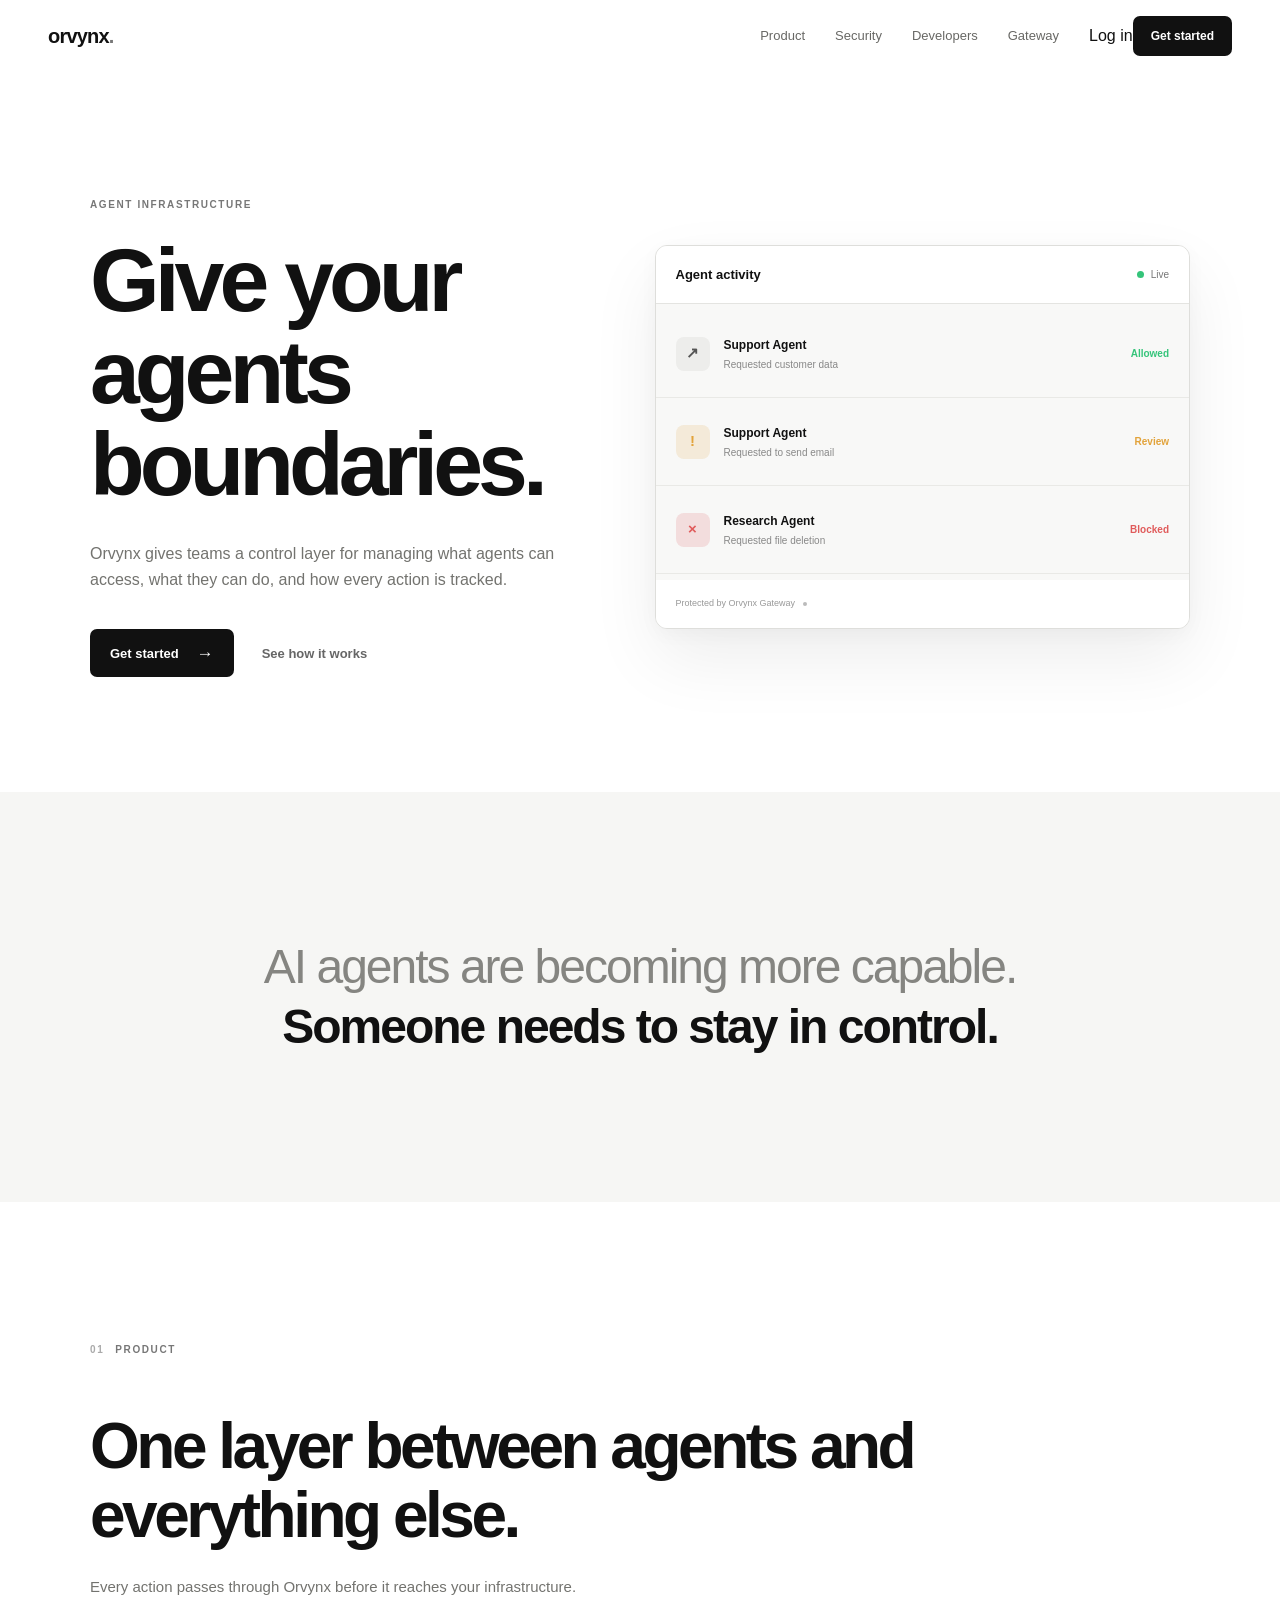
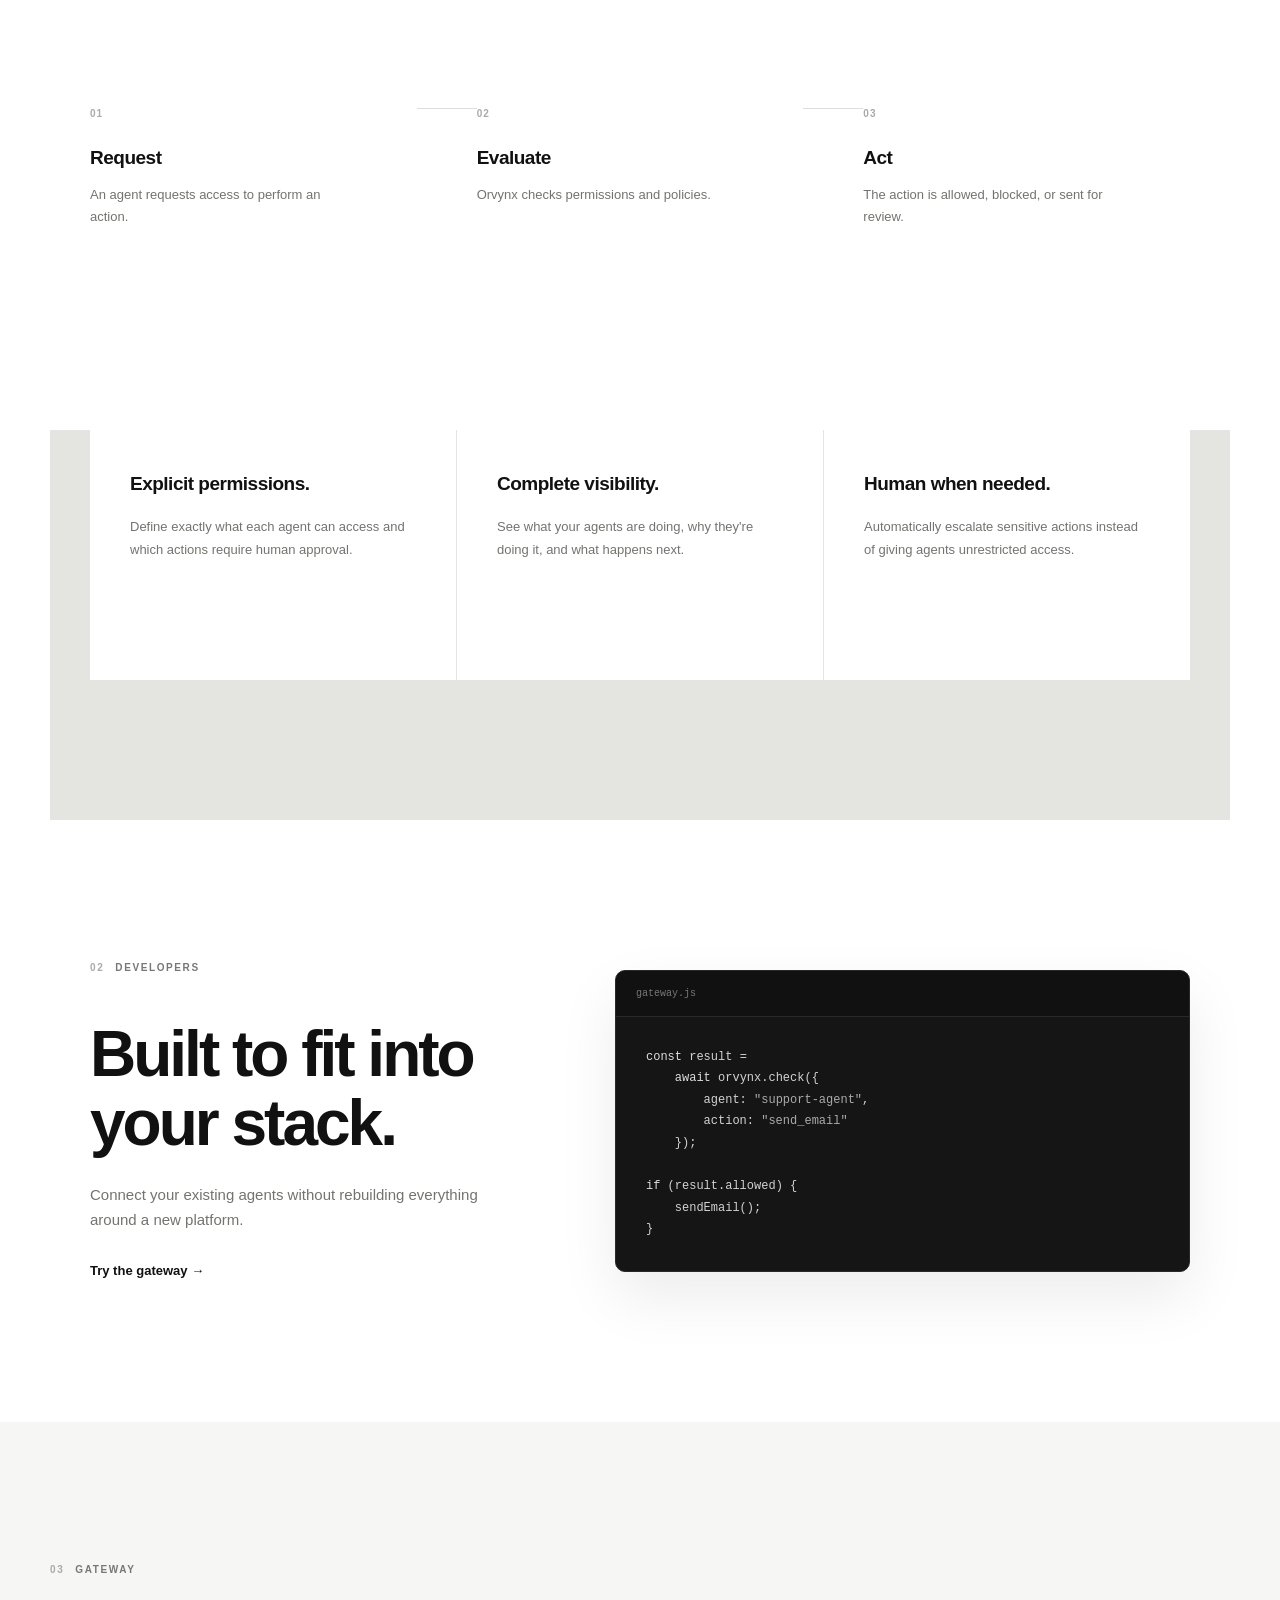
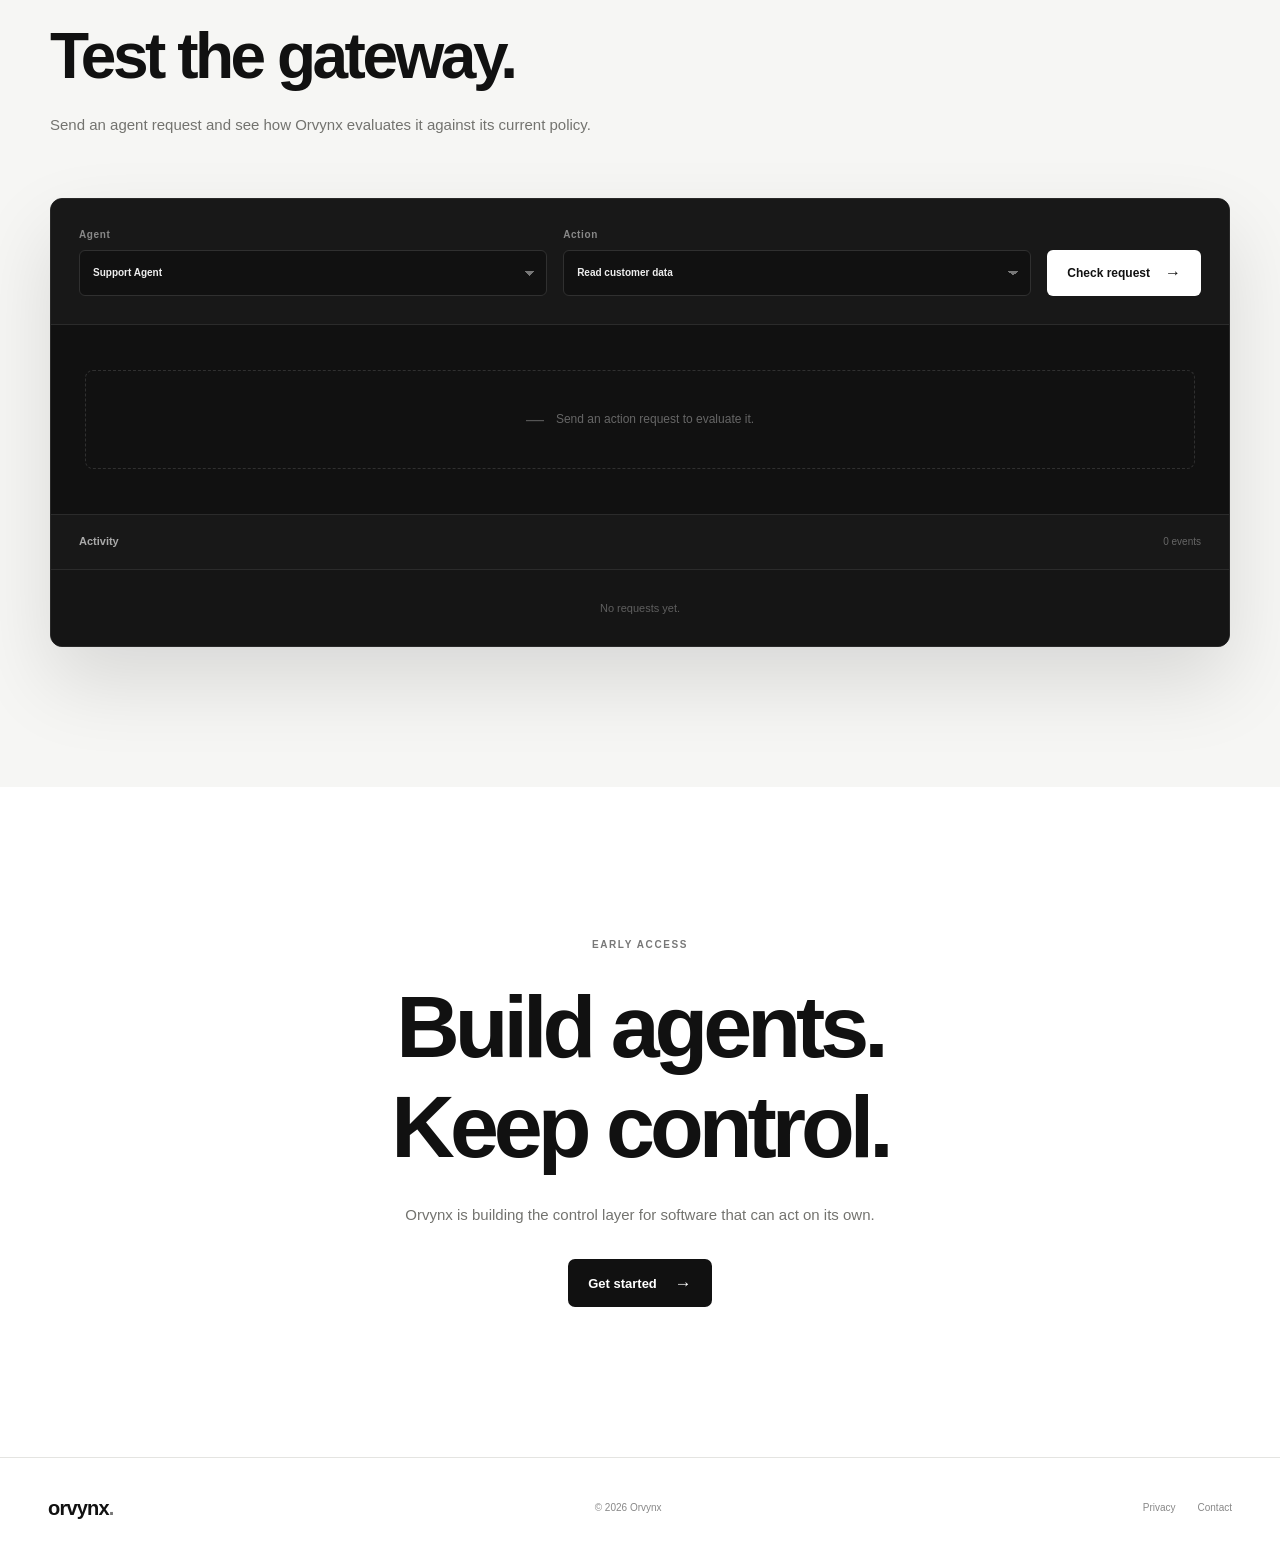
<file: index.html>
<!DOCTYPE html><html lang="en">
<head>
    <meta charset="UTF-8">
    <meta name="viewport" content="width=device-width, initial-scale=1.0"><title>Orvynx — Control for AI Agents</title>

<meta
    name="description"
    content="Orvynx gives teams control, visibility, and security over AI agents."
>

<link rel="stylesheet" href="style.css">

</head><body><header class="nav"><a href="index.html" class="logo">
    orvynx<span>.</span>
</a>

<nav class="nav-links">
    <a href="#product">Product</a>
    <a href="#security">Security</a>
    <a href="#developers">Developers</a>
    <a href="#gateway">Gateway</a>
</nav>

<div class="nav-actions">

    <a href="login.html" class="nav-login">
        Log in
    </a>

    <a href="signup.html" class="nav-button">
        Get started
    </a>

</div>

</header><main><!-- HERO -->

<section class="hero">

    <div class="hero-content">

        <p class="eyebrow">
            AGENT INFRASTRUCTURE
        </p>

        <h1>
            Give your agents
            <br>
            boundaries.
        </h1>

        <p class="hero-description">
            Orvynx gives teams a control layer for managing what
            agents can access, what they can do, and how every
            action is tracked.
        </p>

        <div class="hero-actions">

            <a href="signup.html" class="primary-button">
                Get started
                <span>→</span>
            </a>

            <a href="#product" class="secondary-button">
                See how it works
            </a>

        </div>

    </div>


    <div class="hero-visual">

        <div class="gateway-window">

            <div class="window-header">

                <div class="window-title">
                    Agent activity
                </div>

                <div class="live-status">
                    <span></span>
                    Live
                </div>

            </div>


            <div class="activity-list">

                <div class="activity-row">

                    <div class="activity-icon neutral">
                        ↗
                    </div>

                    <div class="activity-info">

                        <strong>
                            Support Agent
                        </strong>

                        <span>
                            Requested customer data
                        </span>

                    </div>

                    <span class="status allowed">
                        Allowed
                    </span>

                </div>


                <div class="activity-row">

                    <div class="activity-icon warning">
                        !
                    </div>

                    <div class="activity-info">

                        <strong>
                            Support Agent
                        </strong>

                        <span>
                            Requested to send email
                        </span>

                    </div>

                    <span class="status review">
                        Review
                    </span>

                </div>


                <div class="activity-row">

                    <div class="activity-icon danger">
                        ×
                    </div>

                    <div class="activity-info">

                        <strong>
                            Research Agent
                        </strong>

                        <span>
                            Requested file deletion
                        </span>

                    </div>

                    <span class="status blocked">
                        Blocked
                    </span>

                </div>

            </div>


            <div class="gateway-footer">

                Protected by Orvynx Gateway

                <span class="footer-dot"></span>

            </div>

        </div>

    </div>

</section>


<!-- STATEMENT -->

<section class="statement">

    <p>
        AI agents are becoming more capable.
        <br>

        <strong>
            Someone needs to stay in control.
        </strong>
    </p>

</section>


<!-- PRODUCT -->

<section class="product-section" id="product">

    <div class="section-label">

        <span>01</span>
        PRODUCT

    </div>


    <div class="section-heading">

        <h2>
            One layer between
            agents and everything else.
        </h2>

        <p>
            Every action passes through Orvynx before it
            reaches your infrastructure.
        </p>

    </div>


    <div class="flow">

        <div class="flow-item">

            <span class="flow-number">
                01
            </span>

            <h3>
                Request
            </h3>

            <p>
                An agent requests access to perform an action.
            </p>

        </div>


        <div class="flow-line"></div>


        <div class="flow-item">

            <span class="flow-number">
                02
            </span>

            <h3>
                Evaluate
            </h3>

            <p>
                Orvynx checks permissions and policies.
            </p>

        </div>


        <div class="flow-line"></div>


        <div class="flow-item">

            <span class="flow-number">
                03
            </span>

            <h3>
                Act
            </h3>

            <p>
                The action is allowed, blocked, or sent for review.
            </p>

        </div>

    </div>

</section>


<!-- SECURITY -->

<section class="features" id="security">

    <div class="feature-card">

        <h3>
            Explicit permissions.
        </h3>

        <p>
            Define exactly what each agent can access and which
            actions require human approval.
        </p>

    </div>


    <div class="feature-card">

        <h3>
            Complete visibility.
        </h3>

        <p>
            See what your agents are doing, why they're doing it,
            and what happens next.
        </p>

    </div>


    <div class="feature-card">

        <h3>
            Human when needed.
        </h3>

        <p>
            Automatically escalate sensitive actions instead of
            giving agents unrestricted access.
        </p>

    </div>

</section>


<!-- DEVELOPERS -->

<section class="developers" id="developers">

    <div class="developer-copy">

        <div class="section-label">

            <span>02</span>
            DEVELOPERS

        </div>


        <h2>
            Built to fit
            into your stack.
        </h2>


        <p>
            Connect your existing agents without rebuilding
            everything around a new platform.
        </p>


        <a href="#gateway" class="text-link">
            Try the gateway →
        </a>

    </div>


    <div class="code-window">

        <div class="code-header">
            gateway.js
        </div>

<pre><code><span class="code-keyword">const</span> result =
    <span class="code-keyword">await</span> orvynx.check({
        agent: <span class="code-string">"support-agent"</span>,
        action: <span class="code-string">"send_email"</span>
    });

<span class="code-keyword">if</span> (result.allowed) {
    sendEmail();
}</code></pre>    </div>

</section>


<!-- GATEWAY -->

<section class="gateway-demo" id="gateway">

    <div class="section-label">

        <span>03</span>
        GATEWAY

    </div>


    <div class="gateway-demo-header">

        <div>

            <h2>
                Test the gateway.
            </h2>

            <p>
                Send an agent request and see how Orvynx
                evaluates it against its current policy.
            </p>

        </div>

    </div>


    <div class="gateway-console">

        <div class="console-controls">

            <label>

                Agent

                <select id="agentSelect">

                    <option value="support">
                        Support Agent
                    </option>

                    <option value="research">
                        Research Agent
                    </option>

                    <option value="sales">
                        Sales Agent
                    </option>

                </select>

            </label>


            <label>

                Action

                <select id="actionSelect">

                    <option value="read_customer">
                        Read customer data
                    </option>

                    <option value="send_email">
                        Send email
                    </option>

                    <option value="delete_data">
                        Delete data
                    </option>

                    <option value="export_data">
                        Export customer data
                    </option>

                </select>

            </label>


            <button id="checkRequest">

                Check request

                <span>
                    →
                </span>

            </button>

        </div>


        <div
            class="console-result"
            id="consoleResult"
        >

            <div class="result-placeholder">

                <span>
                    —
                </span>

                <p>
                    Send an action request to evaluate it.
                </p>

            </div>

        </div>


        <div class="console-log">

            <div class="console-log-header">

                <span>
                    Activity
                </span>

                <span id="eventCount">
                    0 events
                </span>

            </div>


            <div id="activityLog">

                <div class="empty-log">
                    No requests yet.
                </div>

            </div>

        </div>

    </div>

</section>


<!-- CTA -->

<section class="cta">

    <p class="eyebrow">
        EARLY ACCESS
    </p>


    <h2>
        Build agents.
        <br>
        Keep control.
    </h2>


    <p>
        Orvynx is building the control layer for software
        that can act on its own.
    </p>


    <a href="signup.html" class="primary-button">

        Get started

        <span>
            →
        </span>

    </a>

</section>

</main><!-- FOOTER --><footer><a href="index.html" class="logo">
    orvynx<span>.</span>
</a>


<p>
    © 2026 Orvynx
</p>


<div class="footer-links">

    <a href="#">
        Privacy
    </a>

    <a href="#">
        Contact
    </a>

</div>

</footer><script src="main.js"></script></body>
</html>
</file>
<file: style.css>
/* =========================================================
ORVYNX — STYLE.CSS
========================================================= */

:root {
--bg: #ffffff;
--soft: #f6f6f4;
--text: #111111;
--muted: #73736f;
--border: #e4e4e1;

--dark: #111111;
--dark-2: #181818;
--dark-border: #2b2b2b;

--green: #35c47a;
--orange: #e2a33b;
--red: #e05b5b;

--max-width: 1180px;

}

* {
  margin: 0;
  padding: 0;
  box-sizing: border-box;
  }

html {
scroll-behavior: smooth;
}

body {
background: var(--bg);
color: var(--text);

font-family:
    Inter,
    -apple-system,
    BlinkMacSystemFont,
    "Segoe UI",
    sans-serif;

line-height: 1.5;
-webkit-font-smoothing: antialiased;

}

a {
color: inherit;
text-decoration: none;
}

button,
select {
font: inherit;
}

/* =========================================================
NAV
========================================================= */

.nav {
position: sticky;
top: 0;
z-index: 100;

width: 100%;
height: 72px;

padding: 0 48px;

display: flex;
align-items: center;

background: rgba(255, 255, 255, 0.94);

border-bottom: 1px solid transparent;

backdrop-filter: blur(14px);

transition:
    box-shadow 0.2s ease,
    border-color 0.2s ease;

}

.nav.scrolled {
border-color: var(--border);
box-shadow: 0 8px 30px rgba(0, 0, 0, 0.04);
}

.logo {
font-size: 20px;
font-weight: 700;
letter-spacing: -0.8px;
}

.logo span {
color: #777;
}

.nav-links {
display: flex;
align-items: center;
gap: 30px;

margin-left: auto;
margin-right: 30px;

}

.nav-links a {
color: #686865;
font-size: 13px;

transition: color 0.2s ease;

}

.nav-links a:hover {
color: #111;
}

.nav-actions {
display: flex;
align-items: center;
}

.nav-button {
min-height: 40px;

padding: 0 18px;

display: inline-flex;
align-items: center;
justify-content: center;

background: #111;
color: #fff;

border-radius: 7px;

font-size: 12px;
font-weight: 600;

transition:
    transform 0.2s ease,
    background 0.2s ease;

}

.nav-button:hover {
background: #292929;
transform: translateY(-1px);
}

/* =========================================================
SHARED
========================================================= */

.eyebrow,
.section-label {
color: #777;

font-size: 10px;
font-weight: 700;

letter-spacing: 1.6px;

}

.section-label {
display: flex;
align-items: center;
gap: 11px;
}

.section-label span {
color: #aaa;
}

.primary-button {
min-height: 48px;

padding: 0 20px;

display: inline-flex;
align-items: center;
justify-content: center;
gap: 18px;

background: #111;
color: #fff;

border-radius: 7px;

font-size: 13px;
font-weight: 600;

transition:
    background 0.2s ease,
    transform 0.2s ease;

}

.primary-button:hover {
background: #292929;
transform: translateY(-1px);
}

.primary-button span {
font-size: 17px;
line-height: 1;
}

.secondary-button {
min-height: 48px;

display: inline-flex;
align-items: center;

color: #666;

font-size: 13px;
font-weight: 600;

}

.secondary-button:hover {
color: #111;
}

.text-link {
display: inline-block;

margin-top: 28px;

font-size: 13px;
font-weight: 600;

}

.text-link:hover {
text-decoration: underline;
}

/* =========================================================
HERO
========================================================= */

.hero {
max-width: var(--max-width);

min-height: 720px;

margin: 0 auto;
padding: 110px 40px 100px;

display: grid;
grid-template-columns: 0.95fr 1.05fr;

align-items: center;

gap: 80px;

}

.hero-content {
max-width: 580px;
}

.hero h1 {
margin-top: 22px;

font-size: clamp(56px, 7vw, 92px);

/*
 * Important:
 * More breathing room prevents descenders
 * from touching the next line.
 */
line-height: 1.03;

letter-spacing: -5px;
font-weight: 600;

}

.hero-description {
max-width: 500px;

margin-top: 30px;

color: var(--muted);

font-size: 16px;
line-height: 1.65;

}

.hero-actions {
display: flex;
align-items: center;
gap: 28px;

margin-top: 36px;

}

/* =========================================================
HERO WINDOW
========================================================= */

.hero-visual {
width: 100%;
}

.gateway-window {
width: 100%;

overflow: hidden;

background: #f8f8f7;

border: 1px solid #dededb;
border-radius: 12px;

box-shadow:
    0 30px 70px rgba(0, 0, 0, 0.07),
    0 5px 20px rgba(0, 0, 0, 0.03);

}

.window-header {
min-height: 58px;

padding: 0 20px;

display: flex;
align-items: center;
justify-content: space-between;

background: #fff;

border-bottom: 1px solid var(--border);

}

.window-title {
font-size: 13px;
font-weight: 600;
}

.live-status {
display: flex;
align-items: center;
gap: 7px;

color: #777;

font-size: 10px;

}

.live-status span {
width: 7px;
height: 7px;

border-radius: 50%;

background: var(--green);

}

.activity-list {
padding: 6px 0;
}

.activity-row {
min-height: 88px;

padding: 15px 20px;

display: flex;
align-items: center;
gap: 14px;

border-bottom: 1px solid #e9e9e6;

}

.activity-icon {
width: 34px;
height: 34px;

flex: 0 0 34px;

display: flex;
align-items: center;
justify-content: center;

border-radius: 8px;

font-size: 15px;
font-weight: 700;

}

.activity-icon.neutral {
background: #ededeb;
color: #555;
}

.activity-icon.warning {
background: #f4ead9;
color: var(--orange);
}

.activity-icon.danger {
background: #f3dddd;
color: var(--red);
}

.activity-info {
min-width: 0;
flex: 1;

display: flex;
flex-direction: column;
gap: 3px;

}

.activity-info strong {
font-size: 12px;
}

.activity-info span {
overflow: hidden;

color: #888;

font-size: 10px;

white-space: nowrap;
text-overflow: ellipsis;

}

.status {
font-size: 10px;
font-weight: 700;
}

.status.allowed {
color: var(--green);
}

.status.review {
color: var(--orange);
}

.status.blocked {
color: var(--red);
}

.gateway-footer {
min-height: 48px;

padding: 0 20px;

display: flex;
align-items: center;
gap: 8px;

background: #fff;

color: #999;

font-size: 9px;

}

.footer-dot {
width: 4px;
height: 4px;

border-radius: 50%;

background: #bbb;

}

/* =========================================================
STATEMENT
========================================================= */

.statement {
padding: 145px 40px;

text-align: center;

background: var(--soft);

}

.statement p {
max-width: 850px;

margin: 0 auto;

color: #858581;

font-size: clamp(28px, 4vw, 48px);

line-height: 1.25;

letter-spacing: -2px;

}

.statement strong {
color: #111;
font-weight: 600;
}

/* =========================================================
PRODUCT
========================================================= */

.product-section {
max-width: var(--max-width);

margin: 0 auto;

padding: 140px 40px;

}

.section-heading {
max-width: 850px;

margin-top: 55px;

}

.section-heading h2 {
font-size: clamp(42px, 5vw, 68px);

line-height: 1.08;

letter-spacing: -3.5px;
font-weight: 600;

}

.section-heading p {
max-width: 550px;

margin-top: 25px;

color: var(--muted);

font-size: 15px;
line-height: 1.65;

}

/* =========================================================
FLOW
========================================================= */

.flow {
margin-top: 100px;

display: grid;
grid-template-columns: 1fr 60px 1fr 60px 1fr;

align-items: start;

}

.flow-item {
min-height: 190px;
}

.flow-number {
color: #aaa;

font-size: 10px;
font-weight: 700;

letter-spacing: 1px;

}

.flow-item h3 {
margin-top: 20px;

font-size: 19px;
letter-spacing: -0.5px;

}

.flow-item p {
max-width: 250px;

margin-top: 12px;

color: var(--muted);

font-size: 13px;
line-height: 1.65;

}

.flow-line {
height: 1px;

margin-top: 8px;

background: #ddd;

}

/* =========================================================
FEATURES
========================================================= */

.features {
max-width: var(--max-width);

margin: 0 auto;

padding: 0 40px 140px;

display: grid;
grid-template-columns: repeat(3, 1fr);
gap: 1px;

background: var(--border);

}

.feature-card {
min-height: 250px;

padding: 40px;

background: #fff;

}

.feature-card h3 {
font-size: 19px;
letter-spacing: -0.5px;
}

.feature-card p {
max-width: 300px;

margin-top: 18px;

color: var(--muted);

font-size: 13px;
line-height: 1.7;

}

/* =========================================================
DEVELOPERS
========================================================= */

.developers {
max-width: var(--max-width);

margin: 0 auto;

padding: 140px 40px;

display: grid;
grid-template-columns: 0.85fr 1.15fr;

align-items: center;

gap: 100px;

}

.developer-copy h2 {
max-width: 550px;

margin-top: 45px;

font-size: clamp(42px, 5vw, 64px);

line-height: 1.08;

letter-spacing: -3px;
font-weight: 600;

}

.developer-copy > p {
max-width: 470px;

margin-top: 25px;

color: var(--muted);

font-size: 15px;
line-height: 1.65;

}

/* =========================================================
CODE WINDOW
========================================================= */

.code-window {
overflow: hidden;

background: #151515;

border: 1px solid #292929;
border-radius: 10px;

box-shadow:
    0 25px 60px rgba(0, 0, 0, 0.08);

}

.code-header {
padding: 15px 20px;

background: #111;

border-bottom: 1px solid #292929;

color: #777;

font-family: monospace;
font-size: 10px;

}

.code-window pre {
padding: 30px;

overflow-x: auto;

color: #d2d2d2;

font-family:
    "SFMono-Regular",
    Consolas,
    "Liberation Mono",
    monospace;

font-size: 12px;
line-height: 1.8;

}

.code-keyword {
color: #ddd;
}

.code-string {
color: #aaa;
}

/* =========================================================
GATEWAY DEMO
========================================================= */

.gateway-demo {
padding: 140px 40px;

background: var(--soft);

}

.gateway-demo > .section-label,
.gateway-demo-header,
.gateway-console {
max-width: var(--max-width);

margin-left: auto;
margin-right: auto;

}

.gateway-demo-header {
margin-top: 45px;
}

.gateway-demo-header h2 {
font-size: clamp(44px, 5vw, 68px);

line-height: 1.08;

letter-spacing: -3.5px;
font-weight: 600;

}

.gateway-demo-header p {
max-width: 560px;

margin-top: 22px;

color: var(--muted);

font-size: 15px;
line-height: 1.65;

}

/* =========================================================
DARK GATEWAY CONSOLE
========================================================= */

.gateway-console {
margin-top: 60px;

overflow: hidden;

background: var(--dark);

border: 1px solid #292929;
border-radius: 12px;

box-shadow:
    0 35px 80px rgba(0, 0, 0, 0.12);

}

/* CONTROLS */

.console-controls {
padding: 28px;

display: grid;
grid-template-columns: 1fr 1fr auto;

align-items: end;

gap: 16px;

background: var(--dark-2);

border-bottom: 1px solid var(--dark-border);

}

.console-controls label {
display: flex;
flex-direction: column;
gap: 8px;

color: #888;

font-size: 10px;
font-weight: 700;

letter-spacing: 0.6px;

}

.console-controls select {
width: 100%;
height: 46px;

padding: 0 38px 0 13px;

appearance: none;
-webkit-appearance: none;

color: #eee;

background-color: #111;

background-image:
    linear-gradient(45deg, transparent 50%, #777 50%),
    linear-gradient(135deg, #777 50%, transparent 50%);

background-position:
    calc(100% - 17px) 20px,
    calc(100% - 12px) 20px;

background-size:
    5px 5px,
    5px 5px;

background-repeat: no-repeat;

border: 1px solid #303030;
border-radius: 6px;

outline: none;

cursor: pointer;

transition: border-color 0.2s ease;

}

.console-controls select:hover,
.console-controls select:focus {
border-color: #505050;
}

.console-controls select option {
background: #111;
color: #eee;
}

.console-controls button {
height: 46px;

padding: 0 20px;

display: inline-flex;
align-items: center;
justify-content: center;
gap: 15px;

background: #fff;
color: #111;

border: 0;
border-radius: 6px;

font-size: 12px;
font-weight: 700;

cursor: pointer;

transition:
    transform 0.2s ease,
    background 0.2s ease;

}

.console-controls button:hover {
background: #e9e9e9;
transform: translateY(-1px);
}

.console-controls button span {
font-size: 16px;
line-height: 1;
}

/* RESULT */

.console-result {
min-height: 190px;

padding: 34px;

display: flex;
align-items: center;

background: #111;

border-bottom: 1px solid var(--dark-border);

}

.result-placeholder {
width: 100%;

padding: 35px;

display: flex;
align-items: center;
justify-content: center;
gap: 12px;

color: #666;

border: 1px dashed #303030;
border-radius: 8px;

font-size: 12px;

}

.result-placeholder > span {
color: #555;

font-size: 18px;

}

.result-content {
width: 100%;

padding: 24px;

display: flex;
align-items: center;
gap: 18px;

background: #181818;

border: 1px solid #292929;
border-radius: 8px;

}

.result-icon {
width: 48px;
height: 48px;

flex: 0 0 48px;

display: flex;
align-items: center;
justify-content: center;

border-radius: 9px;

font-size: 21px;
font-weight: 700;

}

.result-details {
min-width: 0;
}

.result-status {
margin-bottom: 5px;

font-size: 10px;
font-weight: 800;

letter-spacing: 1.2px;

}

.result-details strong {
color: #f0f0f0;

font-size: 14px;

}

.result-details p {
margin-top: 6px;

color: #888;

font-size: 11px;

}

.result-allowed .result-icon {
background: rgba(53, 196, 122, 0.12);
color: var(--green);
}

.result-allowed .result-status {
color: var(--green);
}

.result-review .result-icon {
background: rgba(226, 163, 59, 0.12);
color: var(--orange);
}

.result-review .result-status {
color: var(--orange);
}

.result-blocked .result-icon {
background: rgba(224, 91, 91, 0.12);
color: var(--red);
}

.result-blocked .result-status {
color: var(--red);
}

/* ACTIVITY */

.console-log {
background: #151515;
}

.console-log-header {
min-height: 55px;

padding: 0 28px;

display: flex;
align-items: center;
justify-content: space-between;

background: #181818;

border-bottom: 1px solid var(--dark-border);

color: #aaa;

font-size: 11px;
font-weight: 600;

}

.console-log-header span:last-child {
color: #666;

font-size: 10px;
font-weight: 500;

}

#activityLog {
min-height: 72px;
}

.empty-log {
padding: 30px;

color: #5f5f5f;

text-align: center;

font-size: 11px;

}

.log-row {
min-height: 66px;

padding: 12px 28px;

display: flex;
align-items: center;
gap: 13px;

border-bottom: 1px solid #242424;

}

.log-row:last-child {
border-bottom: 0;
}

.log-indicator {
width: 6px;
height: 6px;

flex: 0 0 6px;

border-radius: 50%;

}

.log-indicator.allowed {
background: var(--green);
}

.log-indicator.review {
background: var(--orange);
}

.log-indicator.blocked {
background: var(--red);
}

.log-info {
min-width: 0;
flex: 1;

display: flex;
flex-direction: column;
gap: 2px;

}

.log-info strong {
color: #ddd;

font-size: 11px;

}

.log-info span {
overflow: hidden;

color: #666;

font-size: 10px;

white-space: nowrap;
text-overflow: ellipsis;

}

.log-status {
font-size: 9px;
font-weight: 700;
}

.log-status.allowed {
color: var(--green);
}

.log-status.review {
color: var(--orange);
}

.log-status.blocked {
color: var(--red);
}

/* =========================================================
CTA
========================================================= */

.cta {
padding: 150px 40px;

text-align: center;

}

.cta h2 {
max-width: 900px;

margin: 25px auto 0;

/*
 * FIX:
 * Prevents "agents" → "Keep" and
 * "Keep" → "control" from colliding.
 */
line-height: 1.14;

font-size: clamp(50px, 7vw, 88px);

letter-spacing: -5px;

font-weight: 600;

}

.cta > p:not(.eyebrow) {
max-width: 550px;

margin: 25px auto 32px;

color: var(--muted);

font-size: 15px;
line-height: 1.65;

}

/* =========================================================
FOOTER
========================================================= */

footer {
min-height: 100px;

padding: 30px 48px;

display: flex;
align-items: center;
justify-content: space-between;

border-top: 1px solid var(--border);

color: #888;

font-size: 10px;

}

footer .logo {
color: #111;
}

.footer-links {
display: flex;
gap: 22px;
}

.footer-links a:hover {
color: #111;
}

/* =========================================================
REVEAL
========================================================= */

.statement,
.product-section,
.features,
.developers,
.gateway-demo,
.cta {
opacity: 0;
transform: translateY(12px);

transition:
    opacity 0.5s ease,
    transform 0.5s ease;

}

.statement.visible,
.product-section.visible,
.features.visible,
.developers.visible,
.gateway-demo.visible,
.cta.visible {
opacity: 1;
transform: translateY(0);
}

/* =========================================================
TABLET
========================================================= */

@media (max-width: 900px) {

.nav {
    padding: 0 28px;
}

.nav-links {
    gap: 18px;
    margin-right: 20px;
}

.hero {
    grid-template-columns: 1fr;

    padding-top: 90px;

    gap: 70px;
}

.hero-content {
    max-width: 700px;
}

.developers {
    grid-template-columns: 1fr;

    gap: 60px;
}

.features {
    grid-template-columns: 1fr;
}

.feature-card {
    min-height: auto;
}

.flow {
    grid-template-columns: 1fr;

    gap: 35px;
}

.flow-line {
    width: 100%;

    margin-top: -15px;
}

.flow-item {
    min-height: auto;
}

.flow-item p {
    max-width: 500px;
}

.console-controls {
    grid-template-columns: 1fr 1fr;
}

.console-controls button {
    grid-column: 1 / -1;
}

}

/* =========================================================
MOBILE
========================================================= */

@media (max-width: 700px) {

.nav {
    height: 64px;

    padding: 0 20px;
}

.nav-links {
    display: none;
}

.nav-button {
    min-height: 38px;

    padding: 0 13px;

    font-size: 10px;
}

.hero {
    min-height: auto;

    padding: 75px 24px 80px;

    gap: 55px;
}

.hero h1 {
    font-size: clamp(48px, 15vw, 72px);

    line-height: 1.04;

    letter-spacing: -3.5px;
}

.hero-description {
    font-size: 14px;
}

.hero-actions {
    align-items: flex-start;
    flex-direction: column;

    gap: 16px;
}

.primary-button {
    width: 100%;
}

.activity-row {
    min-height: 78px;

    padding: 12px 14px;

    gap: 10px;
}

.activity-info span {
    max-width: 130px;
}

.status {
    font-size: 9px;
}

.statement {
    padding: 80px 24px;
}

.statement p {
    font-size: 30px;

    letter-spacing: -1.5px;
}

.product-section {
    padding: 80px 24px;
}

.section-heading {
    margin-top: 38px;
}

.section-heading h2 {
    font-size: 42px;

    letter-spacing: -2.5px;
}

.flow {
    margin-top: 65px;
}

.features {
    padding: 0 24px 80px;
}

.feature-card {
    padding: 30px;
}

.developers {
    padding: 80px 24px;

    gap: 50px;
}

.developer-copy h2 {
    margin-top: 38px;

    font-size: 42px;

    letter-spacing: -2.5px;
}

.code-window pre {
    padding: 22px;

    font-size: 10px;
}

.gateway-demo {
    padding: 80px 24px;
}

.gateway-demo-header {
    margin-top: 38px;
}

.gateway-demo-header h2 {
    font-size: 44px;

    letter-spacing: -2.5px;
}

.gateway-console {
    margin-top: 45px;

    border-radius: 9px;
}

.console-controls {
    padding: 20px;

    grid-template-columns: 1fr;
}

.console-controls button {
    grid-column: auto;

    width: 100%;
}

.console-result {
    min-height: 155px;

    padding: 20px;
}

.result-content {
    padding: 18px;

    align-items: flex-start;
}

.result-icon {
    width: 42px;
    height: 42px;

    flex-basis: 42px;
}

.result-details strong {
    font-size: 12px;
}

.result-details p {
    font-size: 10px;
}

.console-log-header {
    padding: 0 20px;
}

.log-row {
    padding: 12px 20px;
}

.cta {
    padding: 85px 24px;
}

.cta h2 {
    font-size: 50px;

    line-height: 1.14;

    letter-spacing: -3px;
}

footer {
    padding: 28px 24px;

    flex-wrap: wrap;

    gap: 20px;
}

}
/* =========================================================
   AUTH PAGES
   ========================================================= */

.auth-page {
    min-height: 100vh;

    display: flex;
    align-items: center;
    justify-content: center;

    background: #f7f7f5;
}

.auth-container {
    width: 100%;
    max-width: 430px;

    padding: 50px 24px;
}

.auth-logo {
    display: block;

    width: fit-content;

    margin: 0 auto 34px;

    color: #111;

    font-size: 21px;
    font-weight: 700;
    letter-spacing: -0.9px;
}

.auth-logo span {
    color: #777;
}

.auth-card {
    width: 100%;

    padding: 38px;

    background: #fff;

    border: 1px solid #e1e1de;
    border-radius: 12px;

    box-shadow:
        0 20px 60px rgba(0, 0, 0, 0.06);
}

.auth-header {
    margin-bottom: 30px;
}

.auth-header h1 {
    margin-top: 12px;

    font-size: 40px;
    line-height: 1.12;

    letter-spacing: -2px;
    font-weight: 600;
}

.auth-header > p:last-child {
    margin-top: 10px;

    color: #777;

    font-size: 13px;
}

.auth-form {
    display: flex;
    flex-direction: column;
    gap: 18px;
}

.auth-form label {
    display: flex;
    flex-direction: column;
    gap: 8px;

    color: #555;

    font-size: 11px;
    font-weight: 600;
}

.auth-form input {
    width: 100%;
    height: 46px;

    padding: 0 13px;

    color: #111;

    background: #fff;

    border: 1px solid #dcdcd8;
    border-radius: 6px;

    outline: none;

    font-size: 13px;

    transition:
        border-color 0.2s ease,
        box-shadow 0.2s ease;
}

.auth-form input::placeholder {
    color: #aaa;
}

.auth-form input:hover {
    border-color: #c5c5c1;
}

.auth-form input:focus {
    border-color: #111;

    box-shadow:
        0 0 0 3px rgba(0, 0, 0, 0.06);
}

.auth-options {
    margin-top: -5px;

    display: flex;
    justify-content: space-between;

    font-size: 10px;
}

.auth-options a {
    color: #777;
}

.auth-options a:hover {
    color: #111;
}

.auth-submit {
    width: 100%;
    height: 48px;

    margin-top: 4px;

    padding: 0 17px;

    display: flex;
    align-items: center;
    justify-content: space-between;

    color: #fff;
    background: #111;

    border: 0;
    border-radius: 6px;

    font-size: 12px;
    font-weight: 600;

    cursor: pointer;

    transition:
        background 0.2s ease,
        transform 0.2s ease;
}

.auth-submit:hover {
    background: #292929;
    transform: translateY(-1px);
}

.auth-submit:active {
    transform: translateY(0);
}

.auth-submit:disabled {
    opacity: 0.55;
    cursor: not-allowed;
    transform: none;
}

.auth-message {
    min-height: 18px;

    margin-top: -2px;

    color: #777;

    font-size: 11px;
    line-height: 1.5;
}

.auth-message.error {
    color: #c64b4b;
}

.auth-message.success {
    color: #299b62;
}

.auth-divider {
    margin: 28px 0;

    display: flex;
    align-items: center;
    gap: 12px;

    color: #aaa;

    font-size: 8px;
    font-weight: 700;
    letter-spacing: 1px;
}

.auth-divider::before,
.auth-divider::after {
    content: "";

    flex: 1;

    height: 1px;

    background: #e7e7e4;
}

.auth-footer {
    color: #777;

    text-align: center;

    font-size: 11px;
}

.auth-footer a {
    color: #111;

    font-weight: 600;
}

.auth-footer a:hover {
    text-decoration: underline;
}

.password-hint {
    margin-top: -10px;

    color: #999;

    font-size: 9px;
}

.auth-legal {
    margin-top: 22px;

    color: #999;

    text-align: center;

    font-size: 9px;
    line-height: 1.6;
}


/* MOBILE */

@media (max-width: 500px) {

    .auth-container {
        padding: 30px 18px;
    }

    .auth-card {
        padding: 28px 22px;

        border-radius: 10px;
    }

    .auth-header h1 {
        font-size: 35px;

        letter-spacing: -1.7px;
    }

}
</file>
